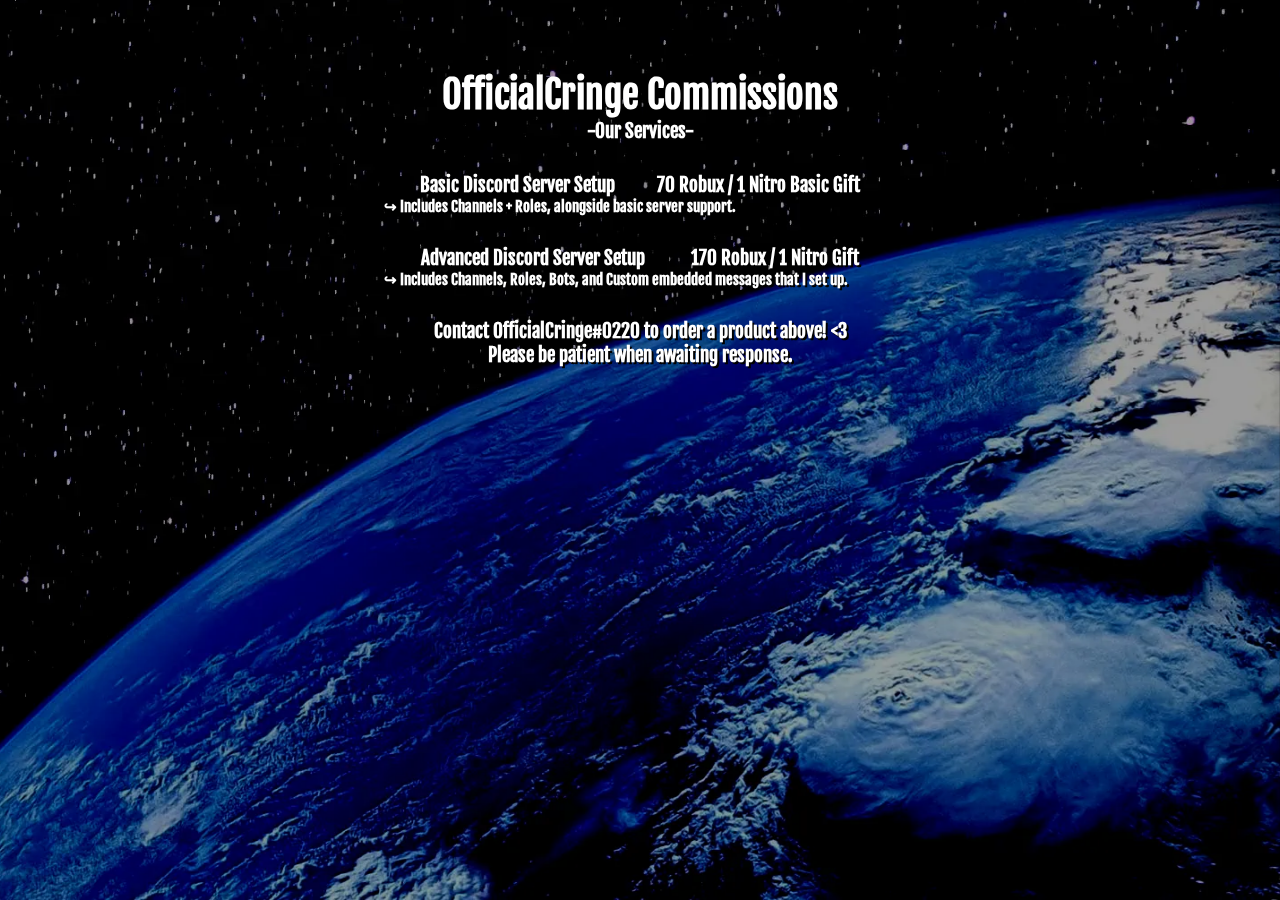
<file: index.html>
<!DOCTYPE html>
<html lang="en">
    <head>
        <title>Official's official commisions site</title>
        <meta name="description"content="You can commision OfficialCringe to make discord servers for you!">
        <link rel="icon"type="image/x-icon"href="./favicon.ico">
        <meta name="viewport"content="width=device-width,initial-scale=1">
        <link rel="stylesheet"href="https://fonts.googleapis.com/css?family=Fjalla One">
        <link rel="stylesheet"href="index.css">
    </head>
    <body>
        <img src="./img/stars.webp"alt="Space"id="s"/>
        <img src="./img/earth.webp"alt="Earth"class="e"/>
        <div style="animation:f 3s cubic-bezier(1,0,1,1);width:100%;height:100%;position:fixed;top:0;left:0">
            <div style="z-index:1000;position:relative;width:40vw;margin: 0 auto">
                <h1 style="margin-top:70px">OfficialCringe Commissions</h1>
                <h2>-Our Services-</h2>
                <h2 style="margin-top:30px">Basic Discord Server Setup &emsp;&emsp;70 Robux / 1 Nitro Basic Gift</h2>
                <h3>↪ Includes Channels + Roles, alongside basic server support.</h3>
                <h2 style="margin-top:30px">Advanced Discord Server Setup &emsp;&emsp; 170 Robux / 1 Nitro Gift</h2>
                <h3>↪ Includes Channels, Roles, Bots, and Custom embedded messages that I set up.</h3>
                <h2 style="margin-top:30px">Contact OfficialCringe#0220 to order a product above! &lt;3</h2>
                <h2>Please be patient when awaiting response.</h2>
            </div>
            <script>onmousemove=(e)=>{document.getElementById('s').style="transform:skew("+e.clientX*.01+"deg,"+e.clientY*.01+"deg)"}</script>
    </body>
</html>
</file>
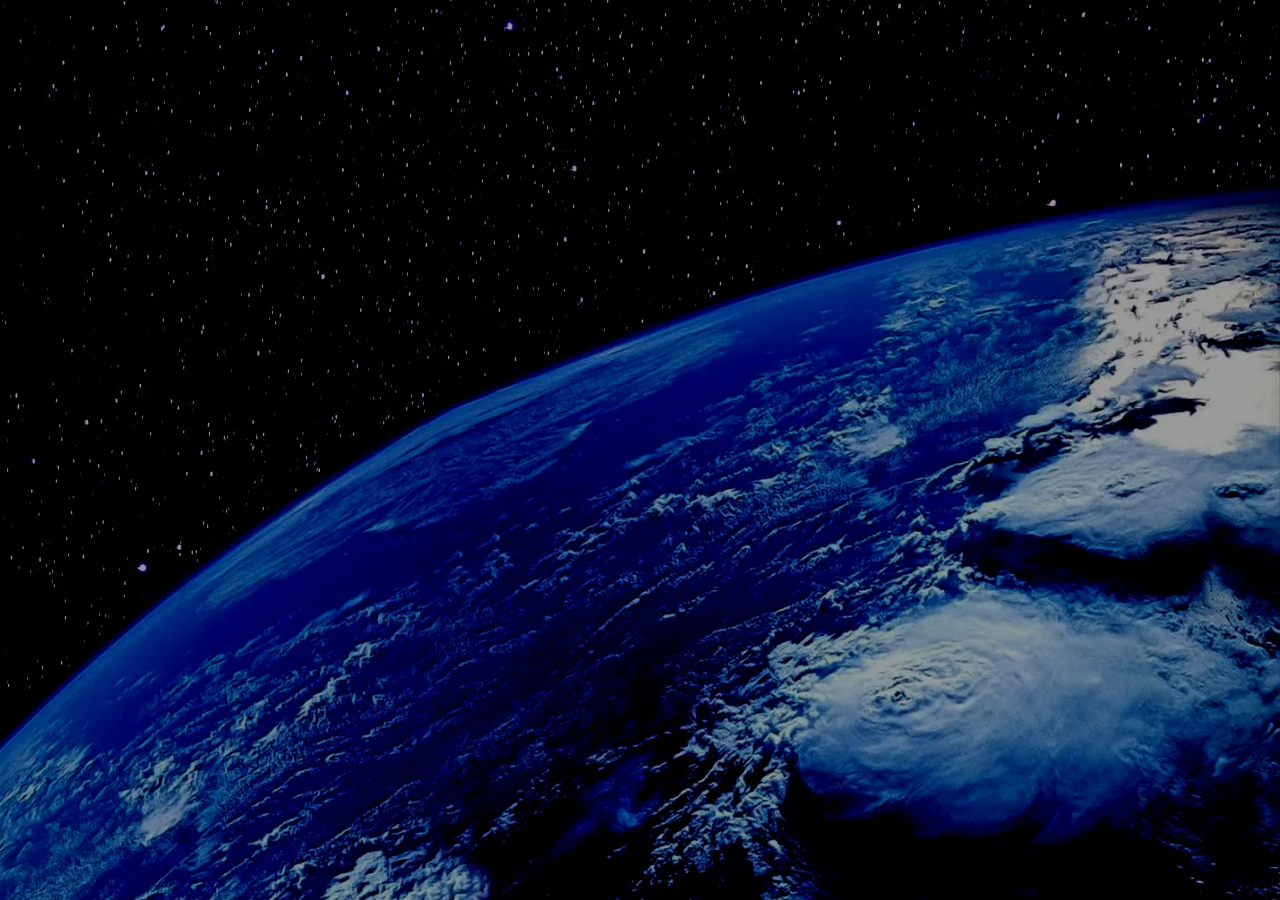
<file: img/index.html>
<!DOCTYPE html>
<html lang="en">
    <head>
        <title>Minimal space demo</title>
        <meta name="description"content="A minimal space demo made by BluNate, made for Official.">
        <meta name="viewport"content="width=device-width,initial-scale=1">
        <style>
            #s{width:150%;height:150%;top:-25%;left:-25%;object-fit:cover}
            div{animation:f 3s cubic-bezier(1,0,1,1);width:100%;height:100%}
            *{position:fixed;bottom:0;right:0}
            @keyframes f{from{background-color:#000}to{background-color:#0000}}
        </style>
    </head>
    <body>
        <img src="stars.webp"alt="Space"id="s"/>
        <img src="earth.webp"alt="Earth"style="height:80%"/>
        <div>
            <script>onmousemove=(e)=>{document.getElementById('s').style="transform:skew("+e.clientX*.01+"deg,"+e.clientY*.01+"deg)"}</script>
    </body>
</html>
</file>
<file: index.css>
.e{height:80%;position:fixed;bottom:0;right:0}
#s{width:200%;height:200%;position:fixed;top:-50%;left:-50%;object-fit:cover}
h1{font-size:3vw;width:100%;text-align:center}
h2{font-size:1.5vw;width:100%;text-align:center}
h3{font-size:1.2vw}
h1,h2,h3{z-index:1000;color:#FFF;font-family:Fjalla One;text-shadow:#000 2px 2px;}
*{margin:0}
@keyframes f{from{background-color:#000}to{background-color:#0000}}
</file>
